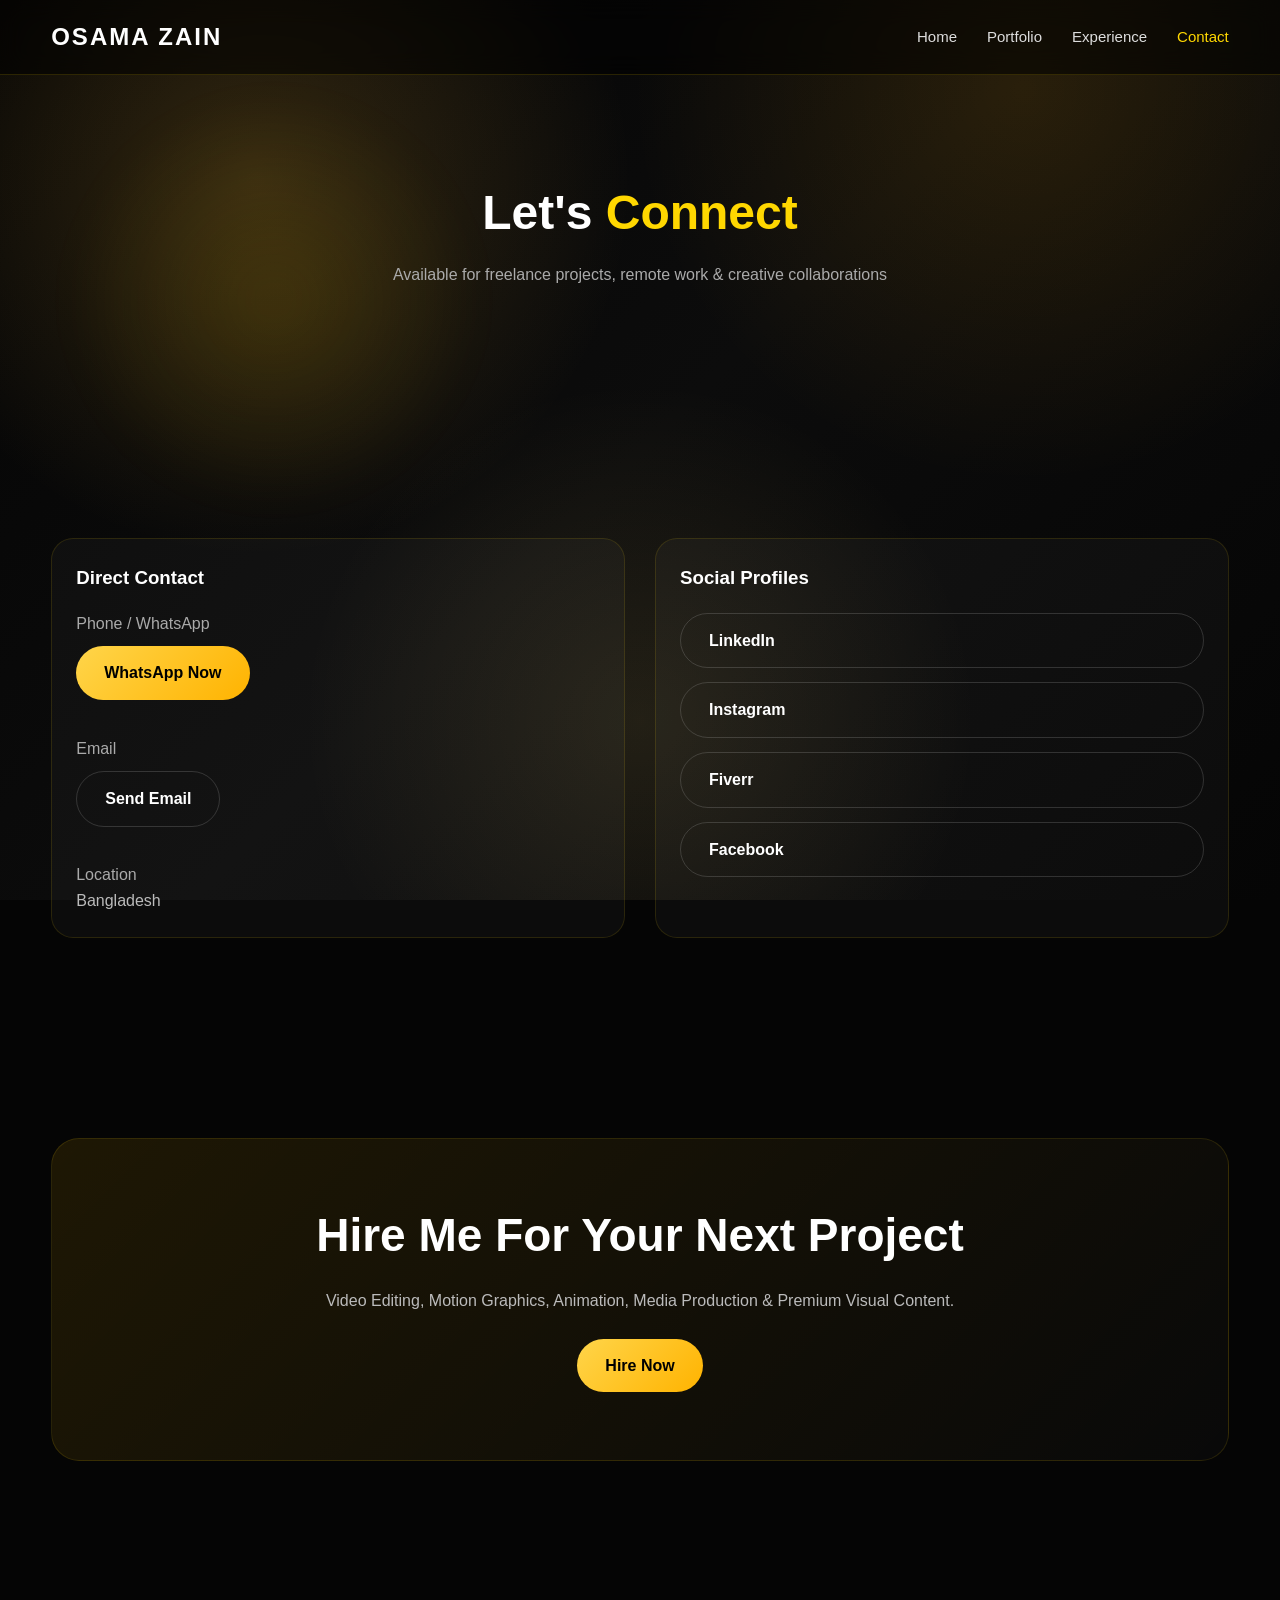
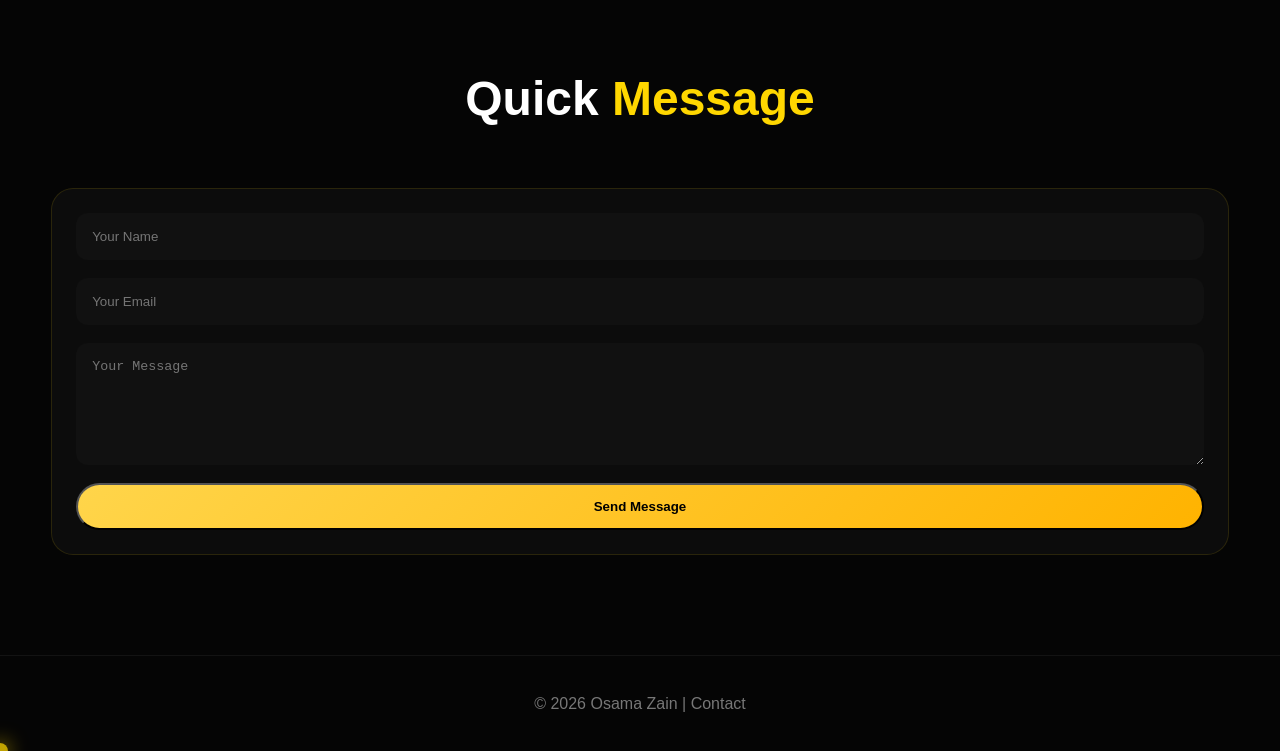
<file: contact.html>
<!DOCTYPE html>
<html lang="en">
<head>
<meta charset="UTF-8">
<meta name="viewport" content="width=device-width, initial-scale=1.0">
<title>Contact | Osama Zain</title>
<meta name="description" content="Contact Osama Zain for freelance work and collaborations">
<link rel="stylesheet" href="style.css">
</head>
<body>

<div id="particles"></div>

<header class="navbar">
<div class="container nav-wrap">

<a href="index.html" class="logo">OSAMA ZAIN</a>

<nav>
<ul class="menu">
<li><a href="index.html">Home</a></li>
<li><a href="portfolio.html">Portfolio</a></li>
<li><a href="experience.html">Experience</a></li>
<li><a href="contact.html" class="active">Contact</a></li>
</ul>
</nav>

</div>
</header>

<!-- HERO -->
<section class="section">
<div class="container">

<div class="title-wrap">
<h2>Let's <span>Connect</span></h2>
<p>Available for freelance projects, remote work & creative collaborations</p>
</div>

</div>
</section>

<!-- CONTACT GRID -->
<section class="section">
<div class="container">

<div class="grid-2">

<!-- LEFT -->
<div class="card">
<div class="card-info">

<h3>Direct Contact</h3>
<p style="margin-top:18px;">Phone / WhatsApp</p>
<a href="https://wa.me/8801620468661" target="_blank" class="btn gold" style="margin-top:10px;">WhatsApp Now</a>

<p style="margin-top:28px;">Email</p>
<a href="mailto:zainofficialbd@gmail.com" class="btn dark" style="margin-top:10px;">Send Email</a>

<p style="margin-top:28px;">Location</p>
<p style="color:#bbb;">Bangladesh</p>

</div>
</div>

<!-- RIGHT -->
<div class="card">
<div class="card-info">

<h3>Social Profiles</h3>

<div style="margin-top:20px; display:grid; gap:14px;">

<a href="https://www.linkedin.com/in/osama-zain-7a1397182/" target="_blank" class="btn dark">LinkedIn</a>

<a href="https://www.instagram.com/osamazain4/" target="_blank" class="btn dark">Instagram</a>

<a href="https://www.fiverr.com/osamazain" target="_blank" class="btn dark">Fiverr</a>

<a href="https://facebook.com" target="_blank" class="btn dark">Facebook</a>

</div>

</div>
</div>

</div>

</div>
</section>

<!-- HIRE ME -->
<section class="section">
<div class="container">

<div class="cta-box">

<h2>Hire Me For Your Next Project</h2>

<p>
Video Editing, Motion Graphics, Animation, Media Production & Premium Visual Content.
</p>

<a href="mailto:zainofficialbd@gmail.com" class="btn gold">Hire Now</a>

</div>

</div>
</section>

<!-- SIMPLE FORM -->
<section class="section">
<div class="container">

<div class="title-wrap">
<h2>Quick <span>Message</span></h2>
</div>

<div class="card">
<div class="card-info">

<form action="#" method="post">

<div style="display:grid; gap:18px;">

<input type="text" placeholder="Your Name"
style="padding:16px;border:none;border-radius:12px;background:#111;color:#fff;">

<input type="email" placeholder="Your Email"
style="padding:16px;border:none;border-radius:12px;background:#111;color:#fff;">

<textarea rows="6" placeholder="Your Message"
style="padding:16px;border:none;border-radius:12px;background:#111;color:#fff;"></textarea>

<button type="submit" class="btn gold">
Send Message
</button>

</div>

</form>

</div>
</div>

</div>
</section>

<!-- FOOTER -->
<footer>
© 2026 Osama Zain | Contact
</footer>

<script src="script.js"></script>
</body>
</html>
</file>
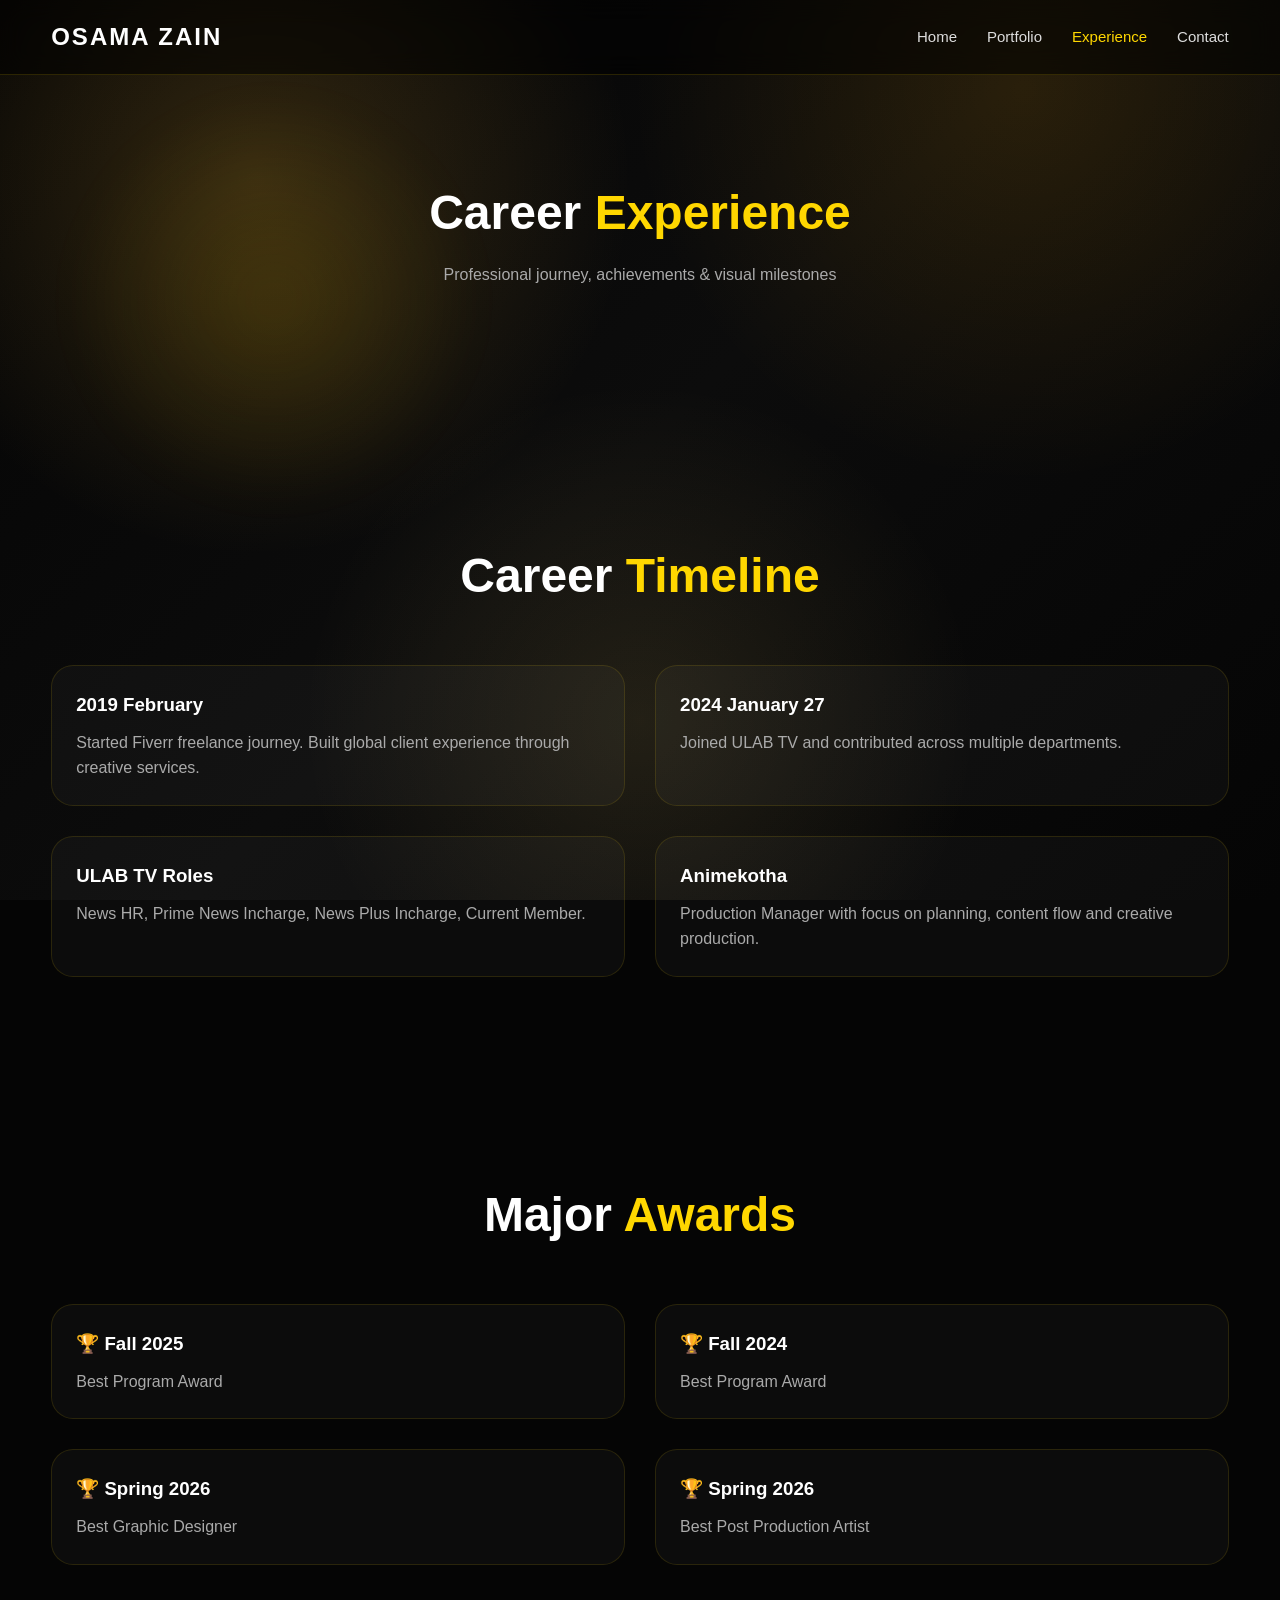
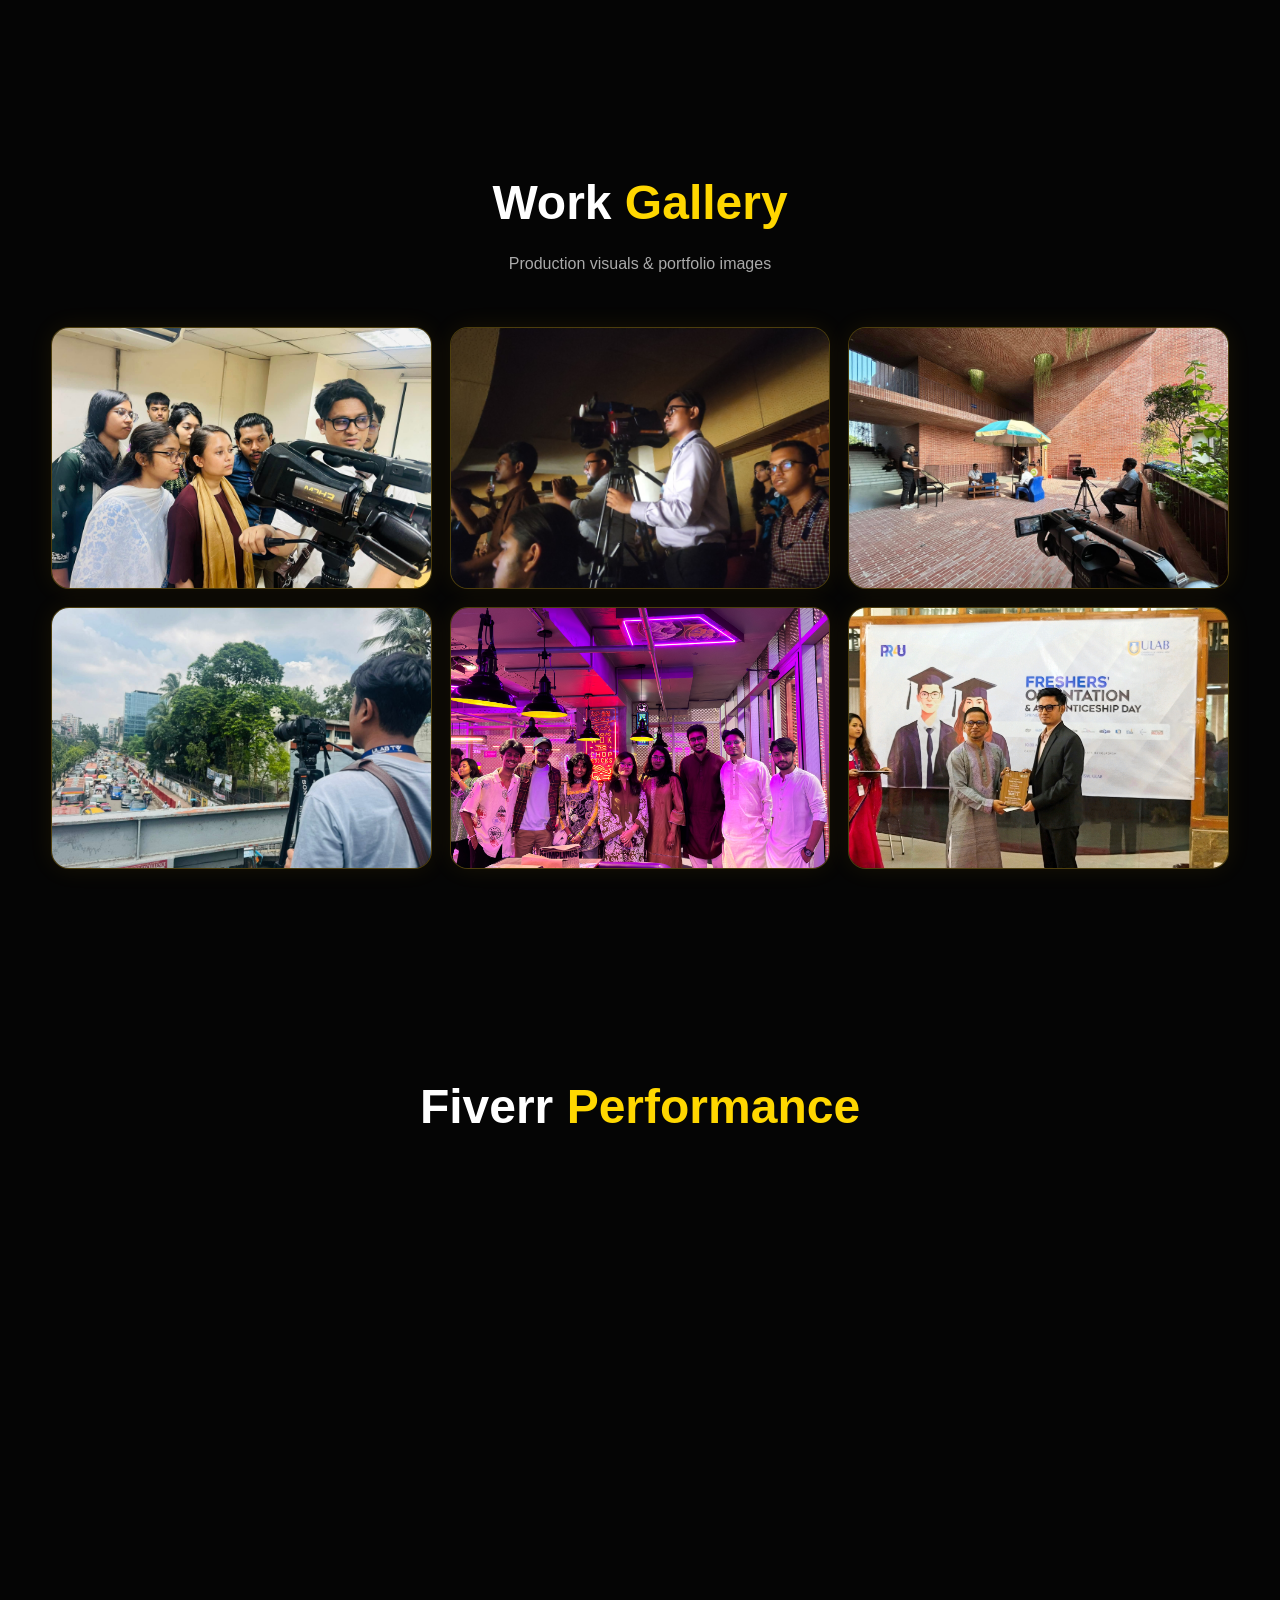
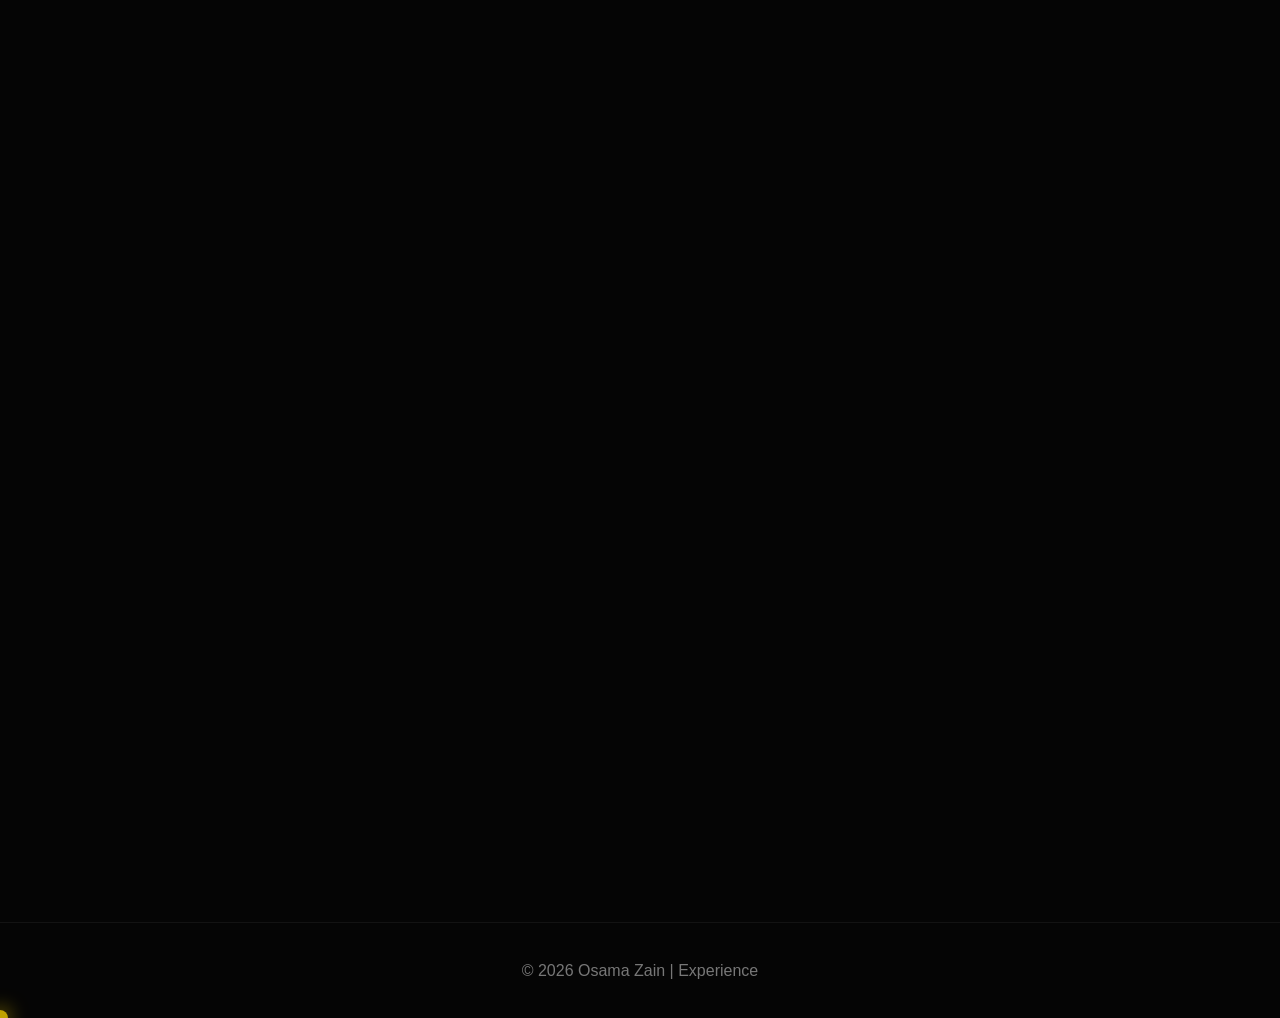
<file: experience.html>
<!DOCTYPE html>
<html lang="en">
<head>
<meta charset="UTF-8">
<meta name="viewport" content="width=device-width, initial-scale=1.0">
<title>Experience | Osama Zain</title>
<meta name="description" content="Career experience and achievements of Osama Zain">
<link rel="stylesheet" href="style.css">
</head>
<body>

<div id="particles"></div>

<header class="navbar">
<div class="container nav-wrap">

<a href="index.html" class="logo">OSAMA ZAIN</a>

<nav>
<ul class="menu">
<li><a href="index.html">Home</a></li>
<li><a href="portfolio.html">Portfolio</a></li>
<li><a href="experience.html" class="active">Experience</a></li>
<li><a href="contact.html">Contact</a></li>
</ul>
</nav>

</div>
</header>

<!-- HERO -->
<section class="section">
<div class="container">

<div class="title-wrap">
<h2>Career <span>Experience</span></h2>
<p>Professional journey, achievements & visual milestones</p>
</div>

</div>
</section>

<!-- TIMELINE -->
<section class="section">
<div class="container">

<div class="title-wrap">
<h2>Career <span>Timeline</span></h2>
</div>

<div class="grid-2">

<div class="card">
<div class="card-info">
<h3>2019 February</h3>
<p>Started Fiverr freelance journey. Built global client experience through creative services.</p>
</div>
</div>

<div class="card">
<div class="card-info">
<h3>2024 January 27</h3>
<p>Joined ULAB TV and contributed across multiple departments.</p>
</div>
</div>

<div class="card">
<div class="card-info">
<h3>ULAB TV Roles</h3>
<p>News HR, Prime News Incharge, News Plus Incharge, Current Member.</p>
</div>
</div>

<div class="card">
<div class="card-info">
<h3>Animekotha</h3>
<p>Production Manager with focus on planning, content flow and creative production.</p>
</div>
</div>

</div>

</div>
</section>

<!-- AWARDS -->
<section class="section">
<div class="container">

<div class="title-wrap">
<h2>Major <span>Awards</span></h2>
</div>

<div class="grid-2">

<div class="card">
<div class="card-info">
<h3>🏆 Fall 2025</h3>
<p>Best Program Award</p>
</div>
</div>

<div class="card">
<div class="card-info">
<h3>🏆 Fall 2024</h3>
<p>Best Program Award</p>
</div>
</div>

<div class="card">
<div class="card-info">
<h3>🏆 Spring 2026</h3>
<p>Best Graphic Designer</p>
</div>
</div>

<div class="card">
<div class="card-info">
<h3>🏆 Spring 2026</h3>
<p>Best Post Production Artist</p>
</div>
</div>

</div>

</div>
</section>

<!-- WORK GALLERY -->
<section class="section">
<div class="container">

<div class="title-wrap">
<h2>Work <span>Gallery</span></h2>
<p>Production visuals & portfolio images</p>
</div>

<div class="work-gallery">

<div class="work-item">
<img src="images/work1.jpg" alt="work1">
</div>

<div class="work-item">
<img src="images/work2.jpg" alt="work2">
</div>

<div class="work-item">
<img src="images/work3.jpg" alt="work3">
</div>

<div class="work-item">
<img src="images/work4.jpg" alt="work4">
</div>

<div class="work-item">
<img src="images/work5.jpg" alt="work5">
</div>

<div class="work-item">
<img src="images/work6.jpg" alt="work6">
</div>

</div>

</div>
</section>

<!-- FIVERR -->
<section class="section">
<div class="container">

<div class="title-wrap">
<h2>Fiverr <span>Performance</span></h2>
</div>

<div class="grid-3">

<div class="card">
<div class="card-info">
<h3>Since 2019</h3>
<p>Consistent freelance presence.</p>
</div>
</div>

<div class="card">
<div class="card-info">
<h3>12+ Orders</h3>
<p>Successfully completed client projects.</p>
</div>
</div>

<div class="card">
<div class="card-info">
<h3>3 Active Gigs</h3>
<p>Available for new work and custom orders.</p>
</div>
</div>

</div>

</div>
</section>

<!-- SKILLS -->
<section class="section">
<div class="container">

<div class="title-wrap">
<h2>Core <span>Strengths</span></h2>
</div>

<div class="grid-2">

<div class="card"><div class="card-info"><h3>Video Editing</h3><p>Story-driven edits with clean pacing.</p></div></div>
<div class="card"><div class="card-info"><h3>Motion Graphics</h3><p>Modern animated visual communication.</p></div></div>
<div class="card"><div class="card-info"><h3>Animation</h3><p>Concept to motion execution.</p></div></div>
<div class="card"><div class="card-info"><h3>Production Management</h3><p>Organized team workflow & delivery.</p></div></div>

</div>

</div>
</section>

<!-- CTA -->
<section class="section">
<div class="container">

<div class="cta-box">
<h2>Ready for New Opportunities</h2>
<p>Available for remote work, freelance projects & collaborations.</p>
<a href="contact.html" class="btn gold">Contact Me</a>
</div>

</div>
</section>

<footer>
© 2026 Osama Zain | Experience
</footer>

<script src="script.js"></script>
</body>
</html>
</file>
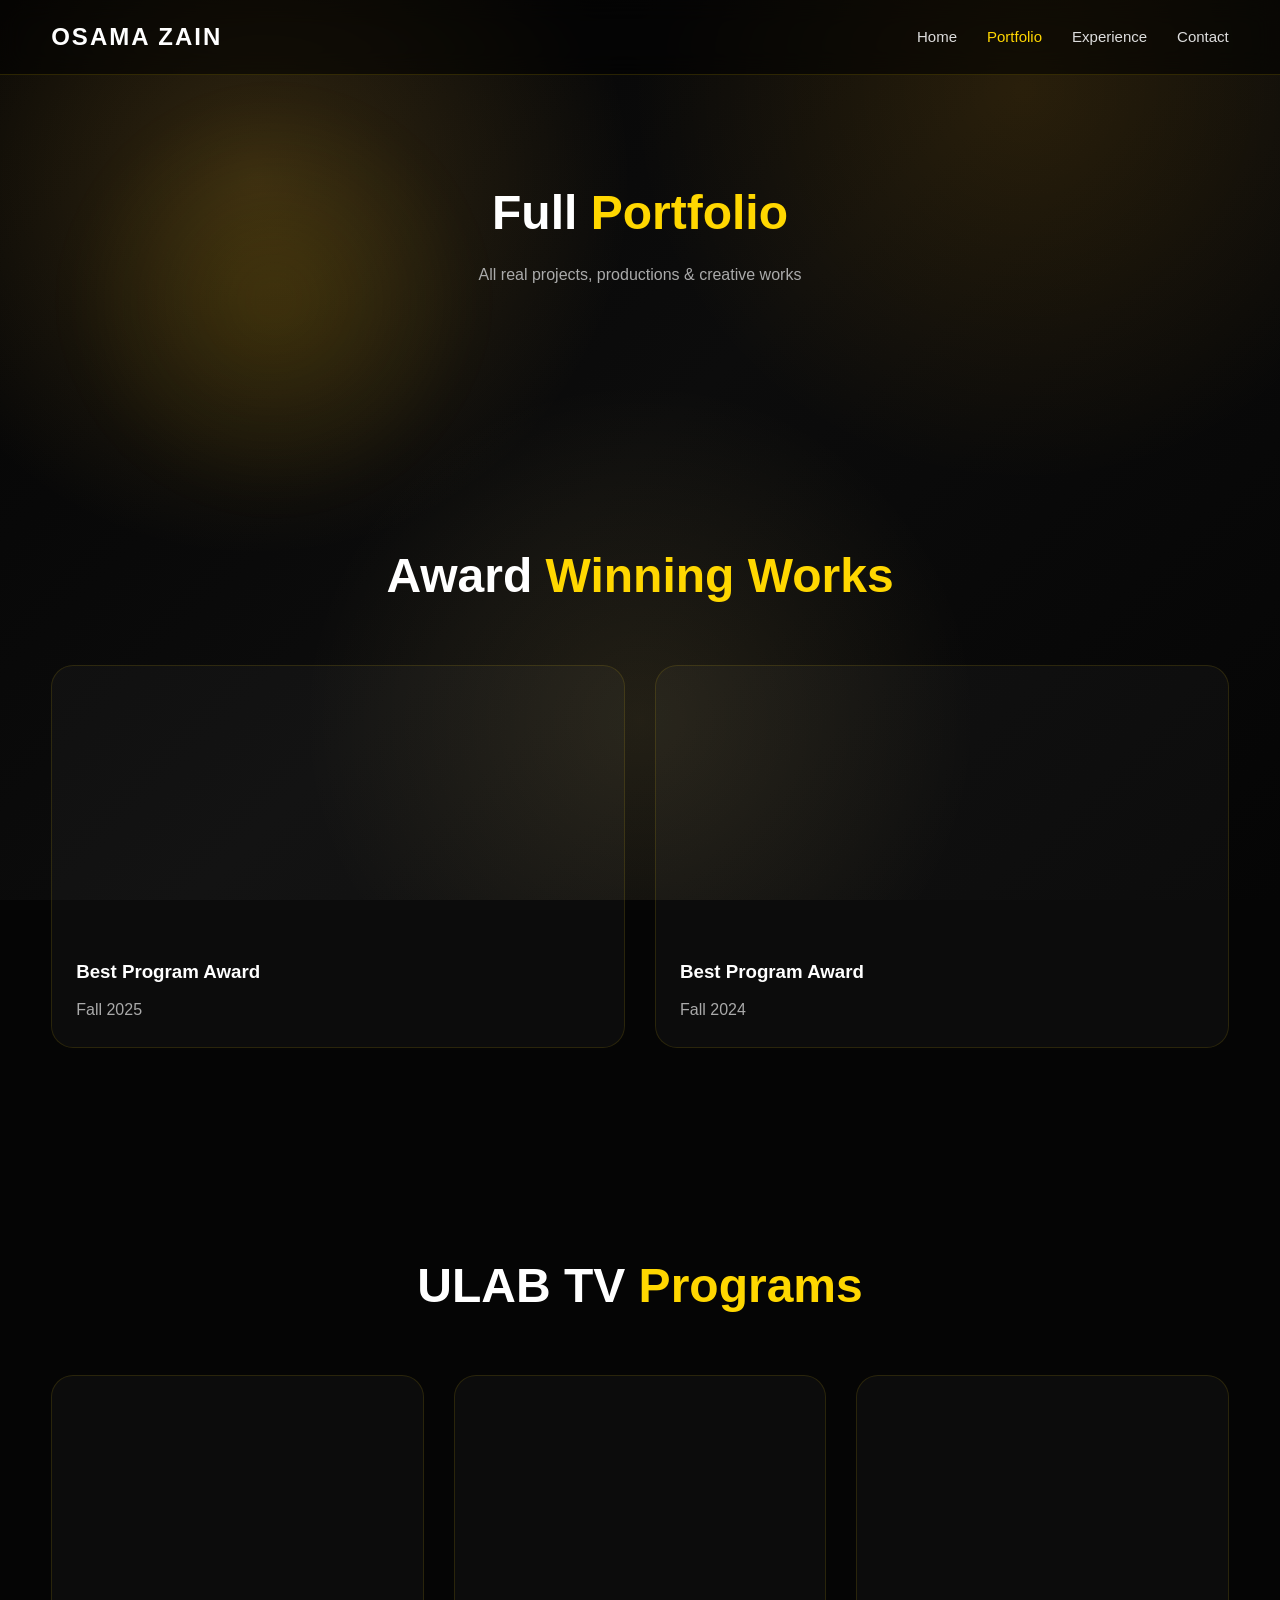
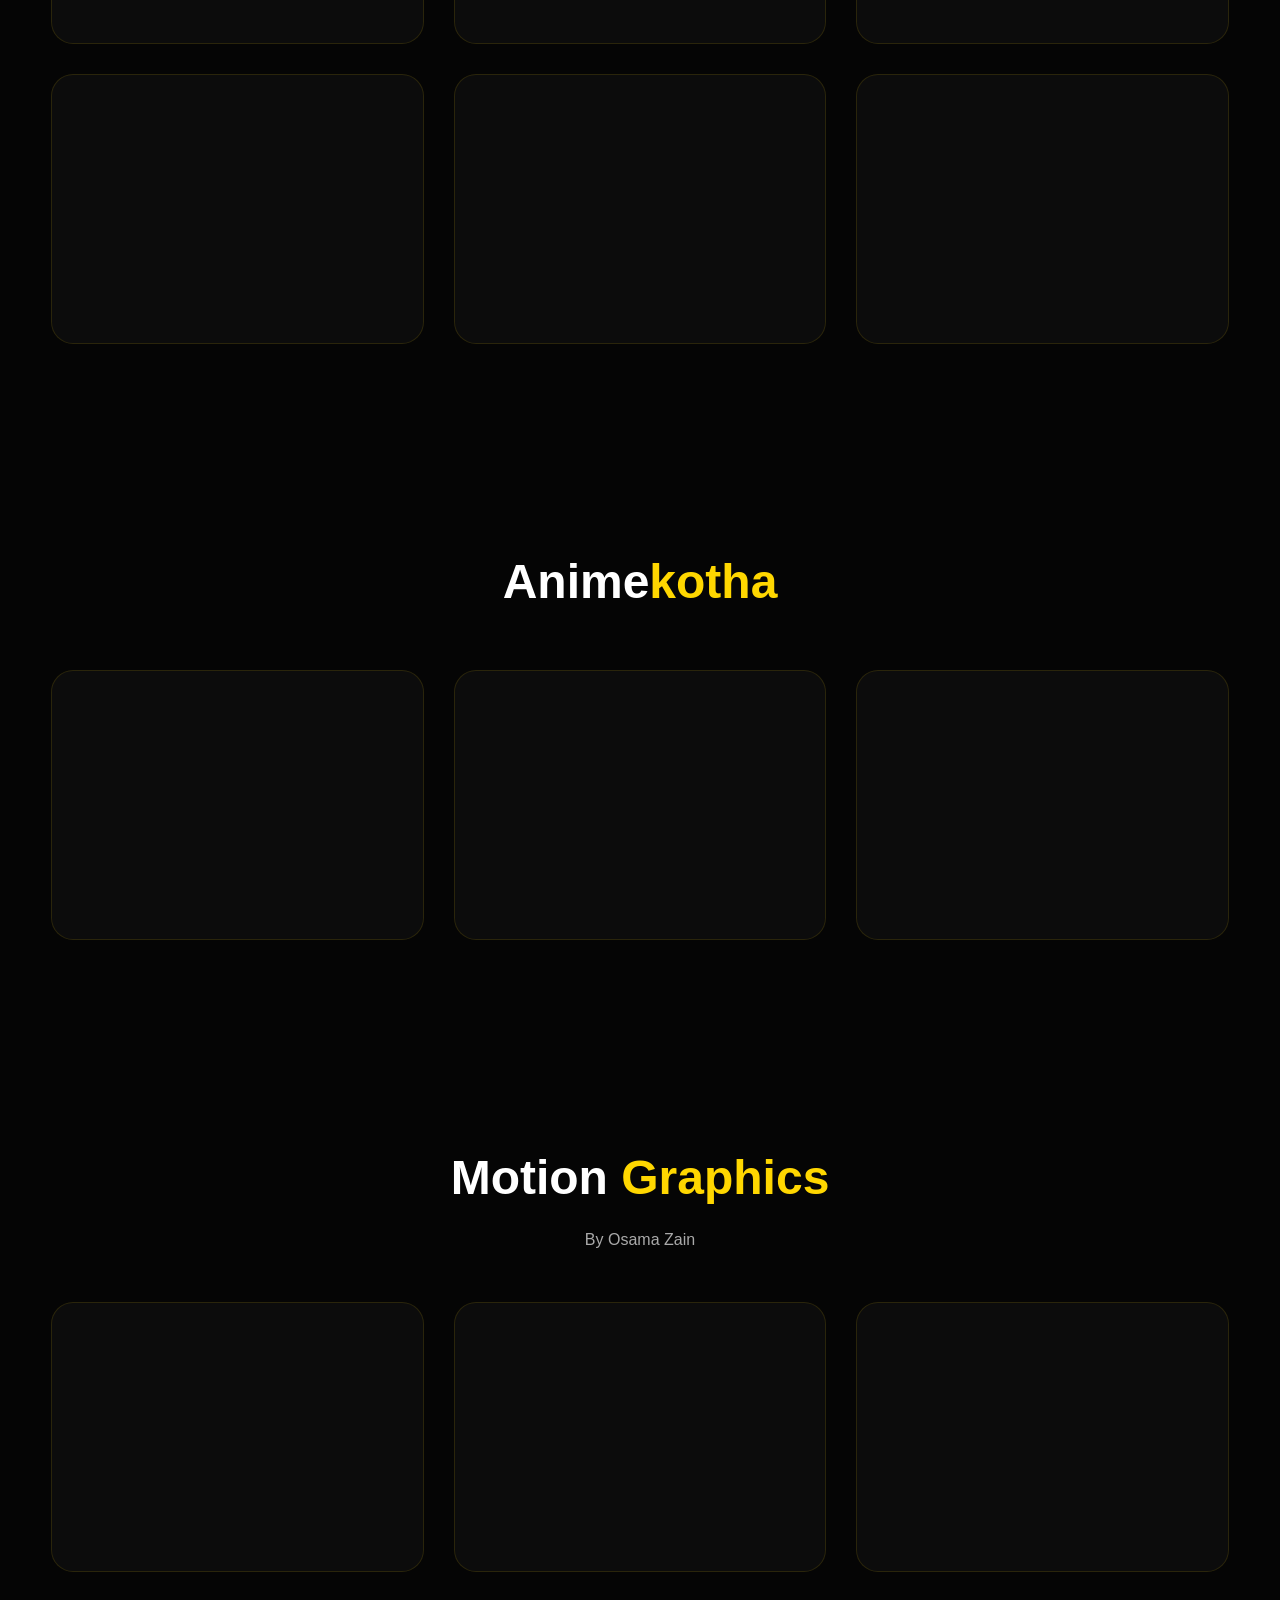
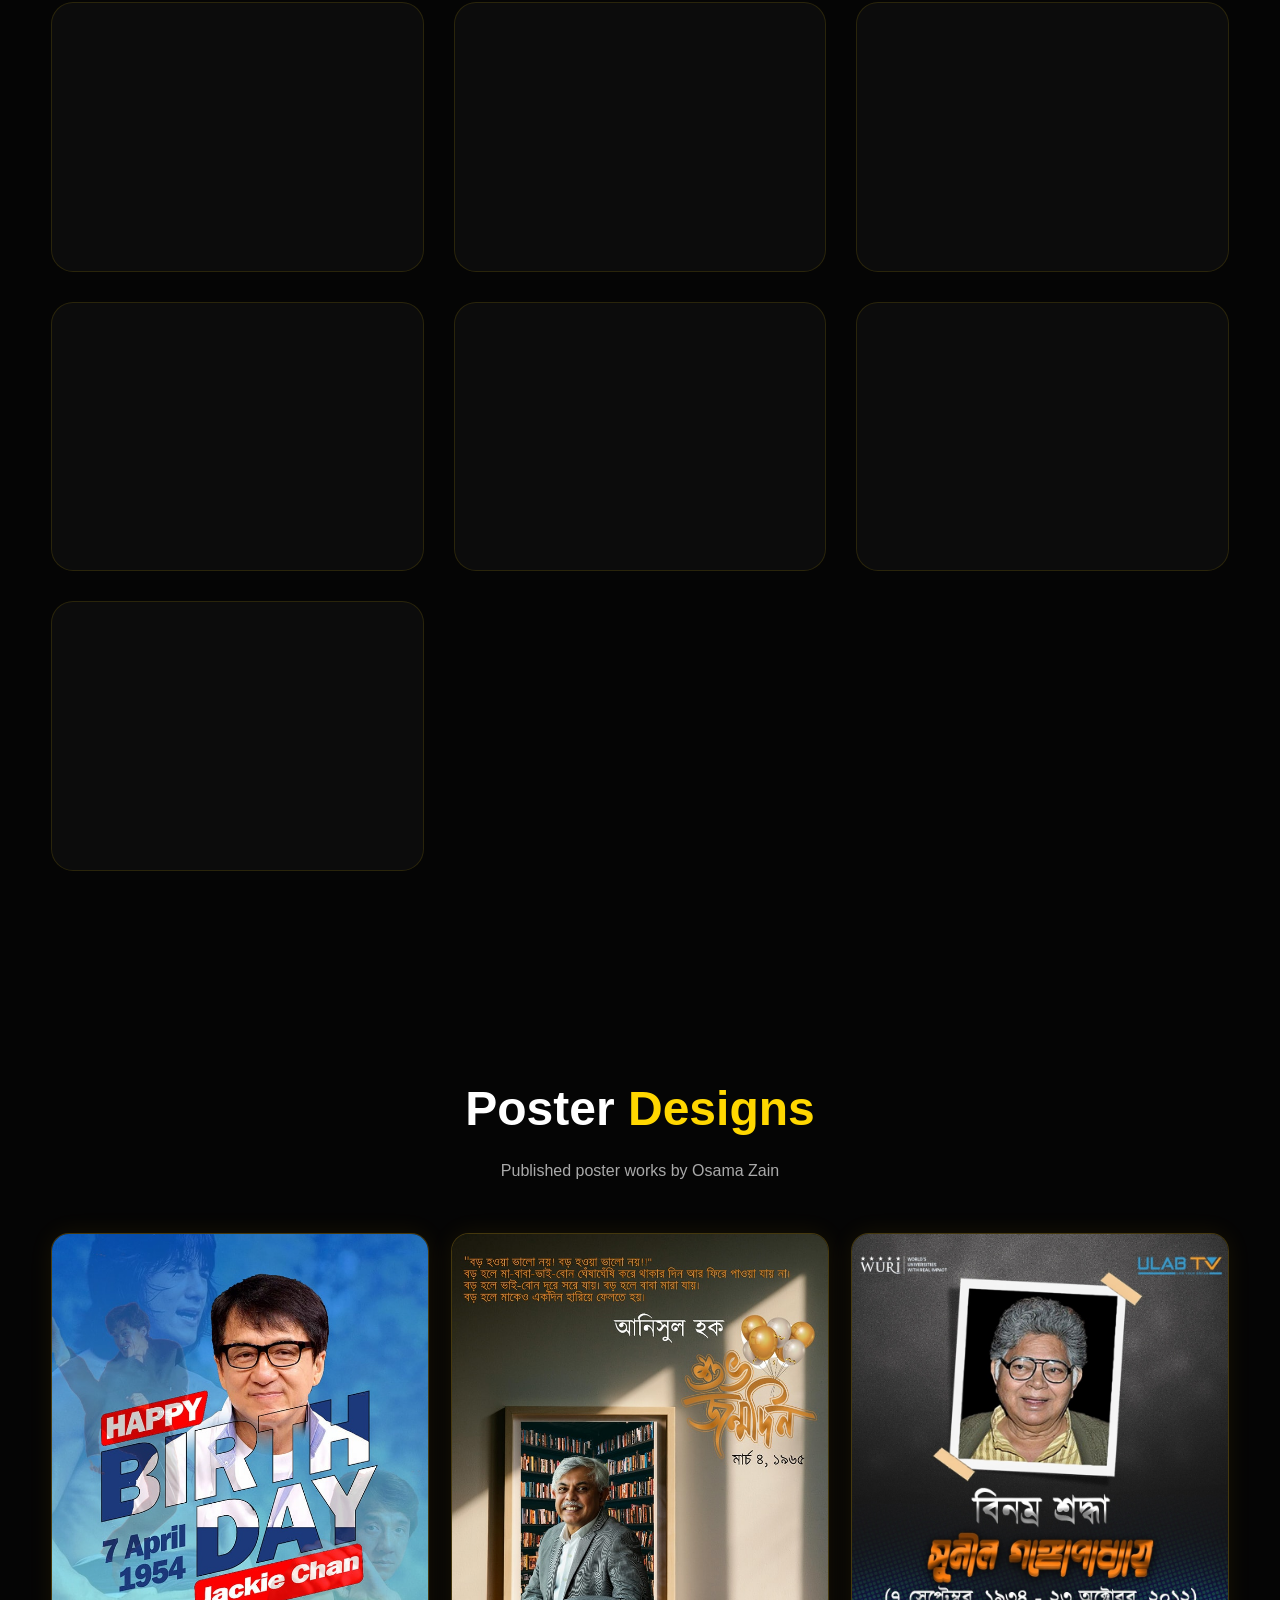
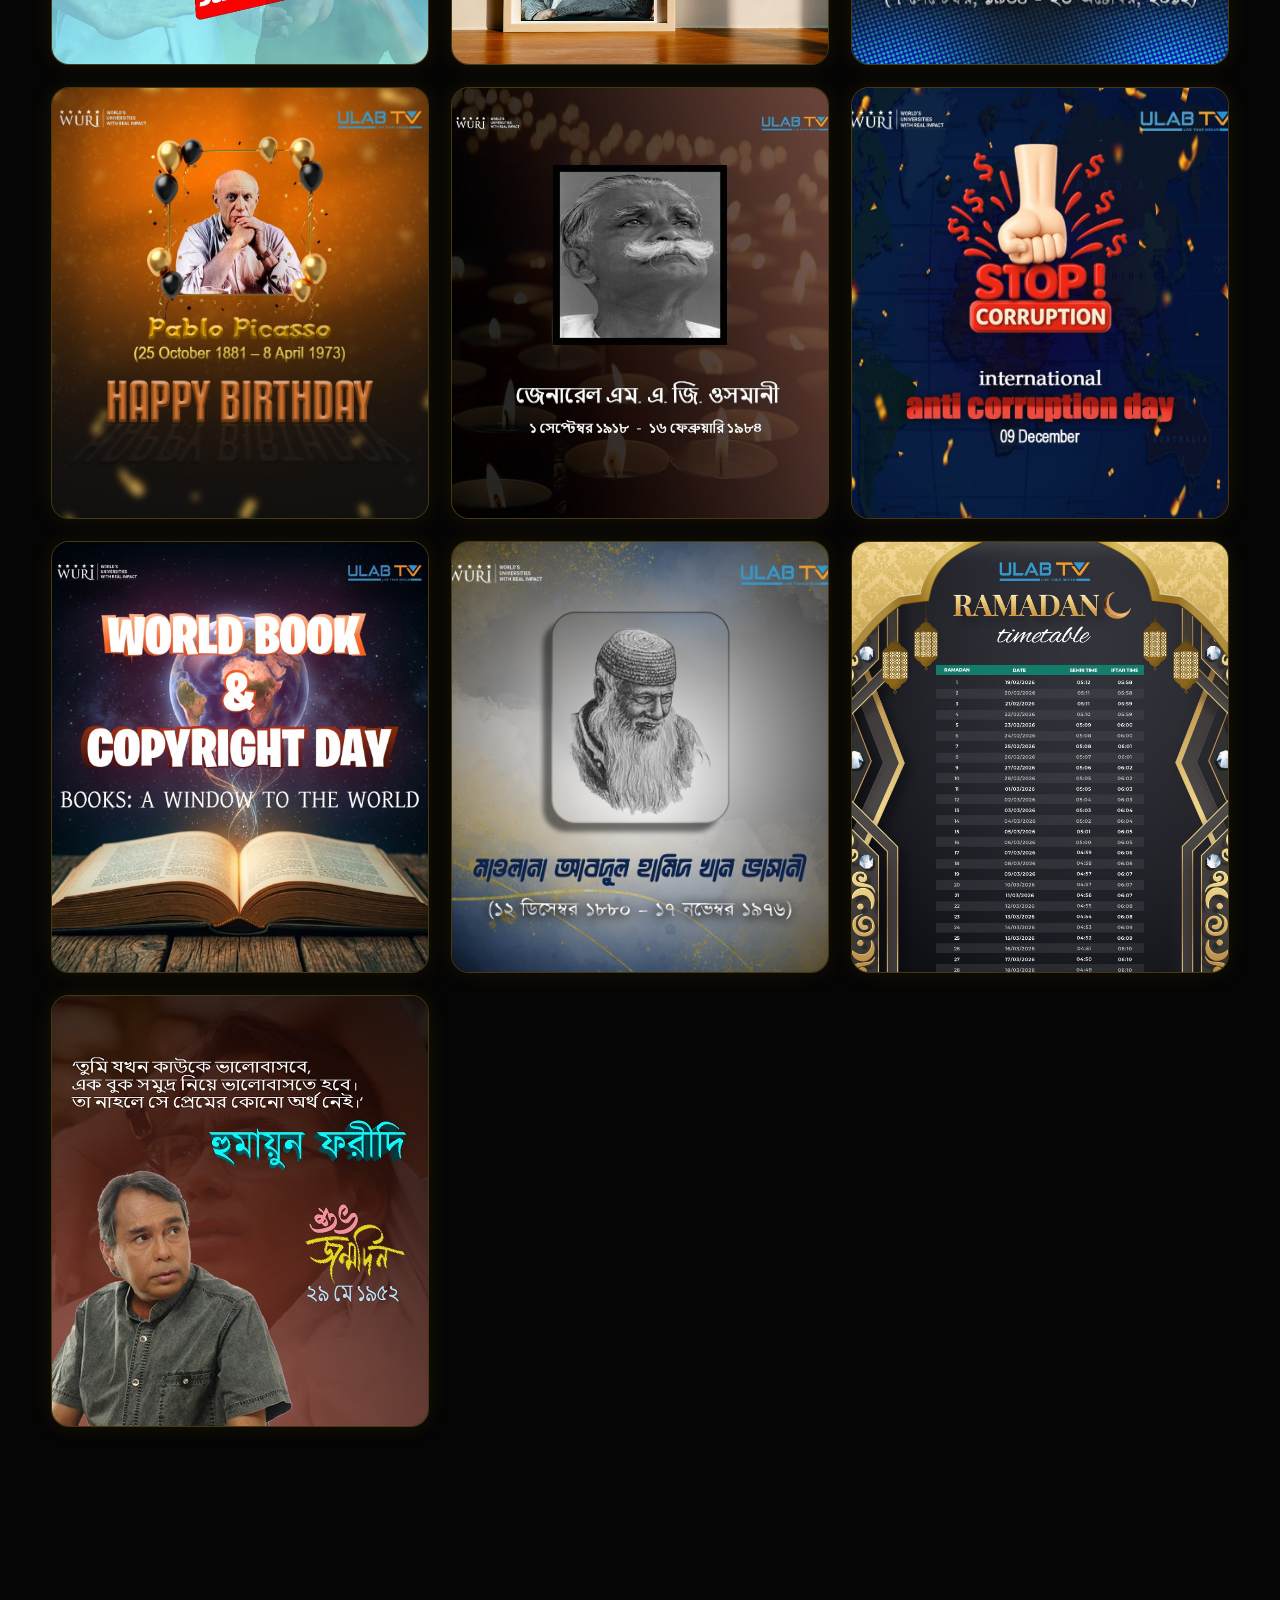
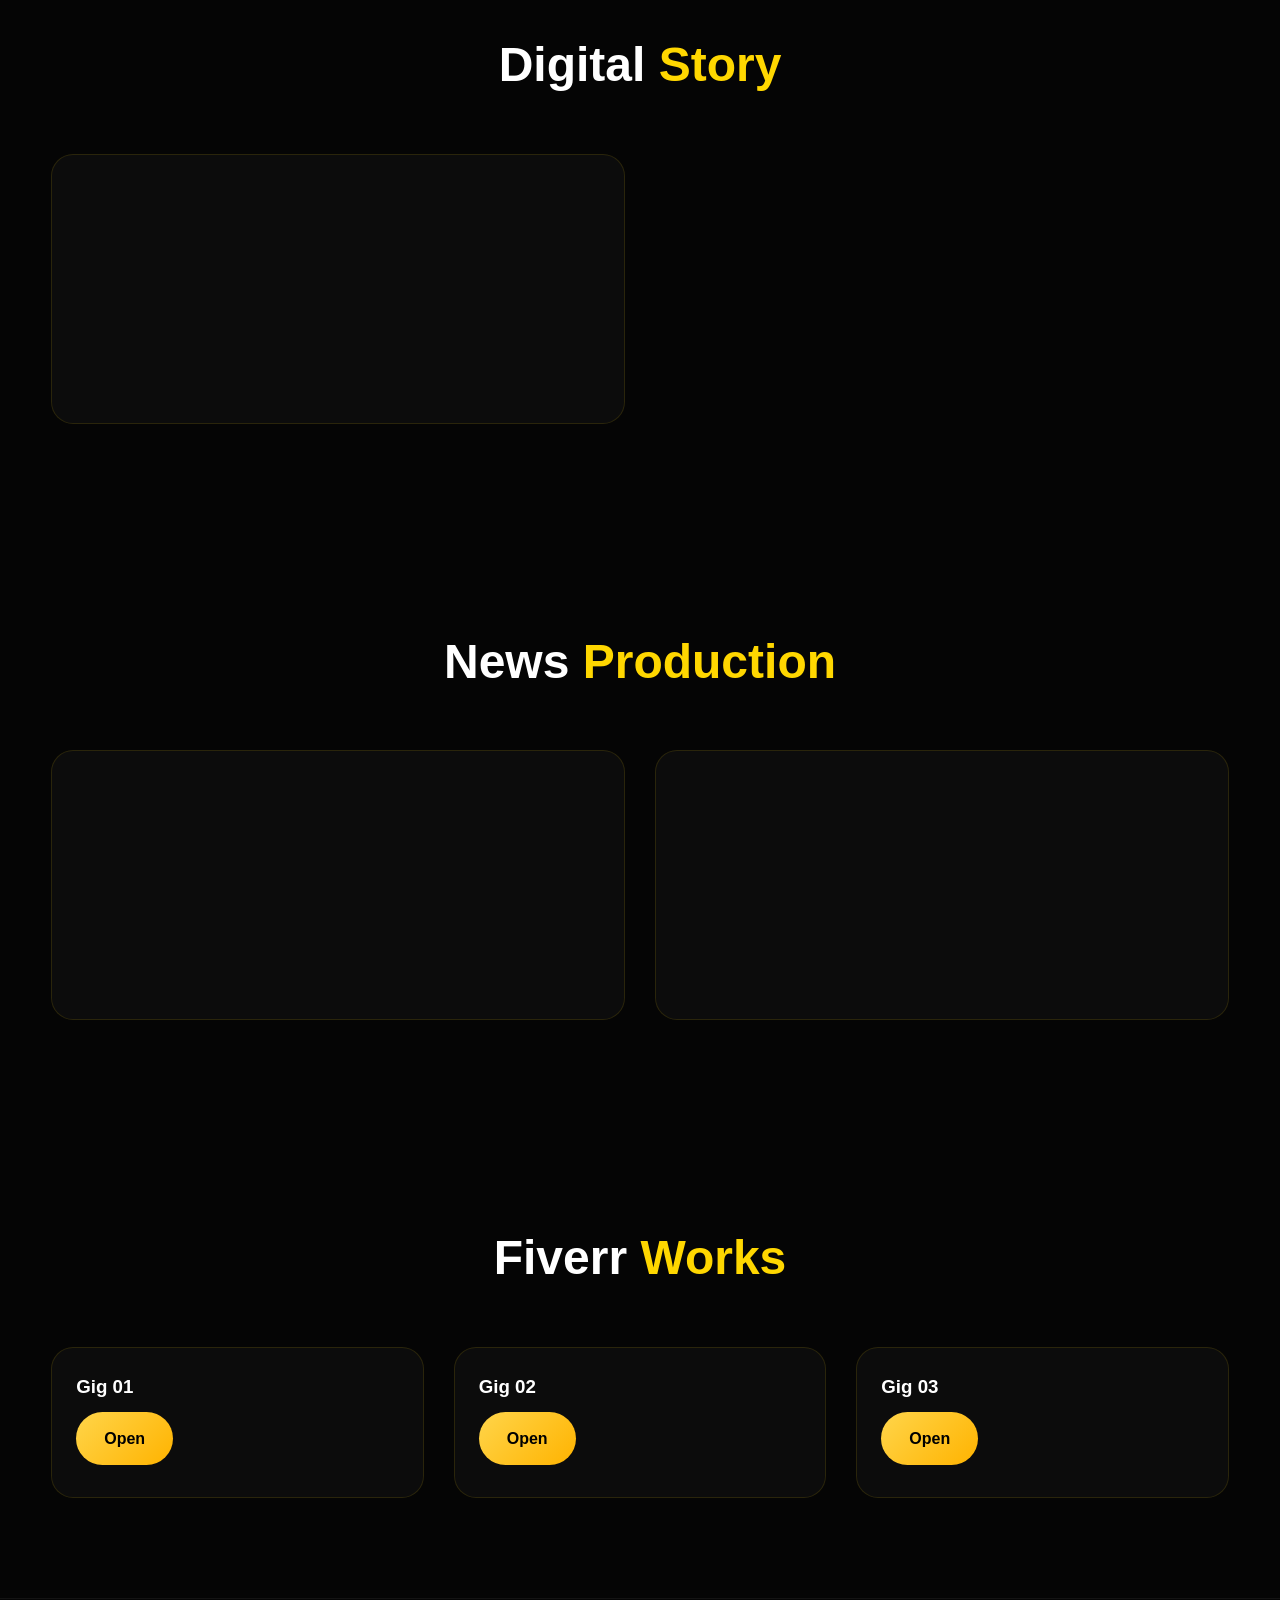
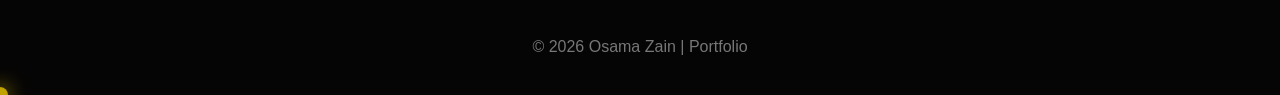
<file: portfolio.html>
<!DOCTYPE html>
<html lang="en">
<head>
<meta charset="UTF-8">
<meta name="viewport" content="width=device-width, initial-scale=1.0">
<title>Portfolio | Osama Zain</title>
<meta name="description" content="Full portfolio works of Osama Zain">
<link rel="stylesheet" href="style.css">
</head>
<body>

<div id="particles"></div>

<header class="navbar">
<div class="container nav-wrap">

<a href="index.html" class="logo">OSAMA ZAIN</a>

<nav>
<ul class="menu">
<li><a href="index.html">Home</a></li>
<li><a href="portfolio.html" class="active">Portfolio</a></li>
<li><a href="experience.html">Experience</a></li>
<li><a href="contact.html">Contact</a></li>
</ul>
</nav>

</div>
</header>

<!-- HERO -->
<section class="section">
<div class="container">

<div class="title-wrap">
<h2>Full <span>Portfolio</span></h2>
<p>All real projects, productions & creative works</p>
</div>

</div>
</section>

<!-- FEATURED -->
<section class="section">
<div class="container">

<div class="title-wrap">
<h2>Award <span>Winning Works</span></h2>
</div>

<div class="grid-2">

<div class="card">
<div class="video-box">
<iframe src="https://www.youtube.com/embed/wW-35f6F9Ao"></iframe>
</div>
<div class="card-info">
<h3>Best Program Award</h3>
<p>Fall 2025</p>
</div>
</div>

<div class="card">
<div class="video-box">
<iframe src="https://www.youtube.com/embed/m5gN3ZcH_tM"></iframe>
</div>
<div class="card-info">
<h3>Best Program Award</h3>
<p>Fall 2024</p>
</div>
</div>

</div>

</div>
</section>

<!-- ULAB TV -->
<section class="section">
<div class="container">

<div class="title-wrap">
<h2>ULAB TV <span>Programs</span></h2>
</div>

<div class="grid-3">

<div class="card"><div class="video-box"><iframe src="https://www.youtube.com/embed/wW-35f6F9Ao"></iframe></div></div>
<div class="card"><div class="video-box"><iframe src="https://www.youtube.com/embed/m5gN3ZcH_tM"></iframe></div></div>
<div class="card"><div class="video-box"><iframe src="https://www.facebook.com/plugins/video.php?href=https://www.facebook.com/reel/451865491315484/"></iframe></div></div>
<div class="card"><div class="video-box"><iframe src="https://www.facebook.com/plugins/video.php?href=https://www.facebook.com/UlabTv/videos/979285443527375/"></iframe></div></div>
<div class="card"><div class="video-box"><iframe src="https://www.facebook.com/plugins/video.php?href=https://www.facebook.com/reel/2295334750936694/"></iframe></div></div>
<div class="card"><div class="video-box"><iframe src="https://www.facebook.com/plugins/video.php?href=https://www.facebook.com/reel/477368608158989/"></iframe></div></div>

</div>

</div>
</section>

<!-- ANIMEKOTHA -->
<section class="section">
<div class="container">

<div class="title-wrap">
<h2>Anime<span>kotha</span></h2>
</div>

<div class="grid-3">

<div class="card"><div class="video-box"><iframe src="https://www.facebook.com/plugins/video.php?href=https://www.facebook.com/reel/1810738146221426/"></iframe></div></div>
<div class="card"><div class="video-box"><iframe src="https://www.facebook.com/plugins/video.php?href=https://www.facebook.com/reel/951213687491994/"></iframe></div></div>
<div class="card"><div class="video-box"><iframe src="https://www.facebook.com/plugins/video.php?href=https://www.facebook.com/reel/2322066501633972/"></iframe></div></div>

</div>

</div>
</section>
<!-- MOTION GRAPHICS -->
<section class="section">
<div class="container">

<div class="title-wrap">
<h2>Motion <span>Graphics</span></h2>
<p>By Osama Zain</p>
</div>

<div class="grid-3">

<div class="card"><div class="video-box"><iframe src="https://www.facebook.com/plugins/video.php?href=https://www.facebook.com/reel/1309594364288511/"></iframe></div></div>
<div class="card"><div class="video-box"><iframe src="https://www.facebook.com/plugins/video.php?href=https://www.facebook.com/reel/1582739459511303/"></iframe></div></div>
<div class="card"><div class="video-box"><iframe src="https://www.facebook.com/plugins/video.php?href=https://www.facebook.com/UlabTv/videos/1274431857102975/"></iframe></div></div>
<div class="card"><div class="video-box"><iframe src="https://www.facebook.com/plugins/video.php?href=https://www.facebook.com/UlabTv/videos/621656763779701/"></iframe></div></div>
<div class="card"><div class="video-box"><iframe src="https://www.facebook.com/plugins/video.php?href=https://www.facebook.com/UlabTv/videos/1153348483099818/"></iframe></div></div>
<div class="card"><div class="video-box"><iframe src="https://www.facebook.com/plugins/video.php?href=https://www.facebook.com/reel/852090050594204/"></iframe></div></div>
<div class="card"><div class="video-box"><iframe src="https://www.facebook.com/plugins/video.php?href=https://www.facebook.com/reel/862464553043870/"></iframe></div></div>
<div class="card"><div class="video-box"><iframe src="https://www.facebook.com/plugins/video.php?href=https://www.facebook.com/UlabTv/videos/1232824555215768/"></iframe></div></div>
<div class="card"><div class="video-box"><iframe src="https://www.facebook.com/plugins/video.php?href=https://www.facebook.com/reel/1367815081372928/"></iframe></div></div>
<div class="card"><div class="video-box"><iframe src="https://www.facebook.com/plugins/video.php?href=https://www.facebook.com/reel/9003612816343122/"></iframe></div></div>

</div>

</div>
</section>


<!-- POSTER DESIGNS -->
<section class="section">
<div class="container">

<div class="title-wrap">
<h2>Poster <span>Designs</span></h2>
<p>Published poster works by Osama Zain</p>
</div>

<div class="poster-grid">

<a href="https://www.facebook.com/UlabTv/posts/pfbid02MN6gT4vjKHxcTR2m6caA1tdWjjM7TWMSYkP6cYmXznbs6WEPcaWzT9NMcytYCjuJl?rdid=q3NWJH7ncjNr08Ol#" target="_blank" class="poster-item">
<img src="images/Poster1.jpg" alt="Poster 1">
</a>

<a href="https://www.facebook.com/UlabTv/posts/pfbid0qf6CWLqLbGX37JetQ56p5iaAg4intGs5worXFVExMg9aCjfEb8hJ3fkoJhhf2uWVl?rdid=ylLvKO6Q9OV4kz5E#" target="_blank" class="poster-item">
<img src="images/Poster2.jpg" alt="Poster 2">
</a>

<a href="https://www.facebook.com/UlabTv/posts/pfbid02o25yARC2MWamA5VvqnhZQEY5vVxr54NHBpasNrNVEhLUkYm3Ra5PDGvTszriZ4W5l?rdid=iLp6nVrM1iP5SuBX#" target="_blank" class="poster-item">
<img src="images/Poster3.jpg" alt="Poster 3">
</a>

<a href="https://www.facebook.com/UlabTv/posts/pfbid02Ym3CcrDsei4NWQ1gmupxFviRDBy6LDKtNRAPftQzvQCbEFrcZ7q83DzKhhoKRTXel?rdid=7fqRdgjW6qbFif4S#" target="_blank" class="poster-item">
<img src="images/Poster4.jpg" alt="Poster 4">
</a>

<a href="https://www.facebook.com/UlabTv/posts/pfbid032x8cXxUVMsYFkHDQapukMLvMf8tyLiHJkLBBsZqsGJo8gahgPXkM1XneAzuc81Vsl?rdid=GrtfB6N8Q3rk4qMp#" target="_blank" class="poster-item">
<img src="images/Poster5.jpg" alt="Poster 5">
</a>

<a href="https://www.facebook.com/UlabTv/posts/pfbid0BbQeYeWMSMH7DCZ9B65xQAoxSmVGS3bdq4j99u6Hp8udEwEMVCHykavQgkhTUPPdl?rdid=KwAlcpN7znC7eRu2#" target="_blank" class="poster-item">
<img src="images/Poster6.jpg" alt="Poster 6">
</a>

<a href="https://www.facebook.com/UlabTv/posts/pfbid0TEQ4joadYiLTaTMAuBXnMuEtuK4JdvGovo6u9x74DJkYG5MdftkmGVdDGu528Ms1l?rdid=KH1hSSeNjAwtHXJd#" target="_blank" class="poster-item">
<img src="images/Poster7.jpg" alt="Poster 7">
</a>

<a href="https://www.facebook.com/UlabTv/posts/pfbid06WegMeUdmfQFBuZrwR59cNpS4aM5JfHHFC8YCoqKiJZXWg6eQwq8UZC7qPF9FBw8l?rdid=ObTrWG8y19dRBezs#" target="_blank" class="poster-item">
<img src="images/Poster8.jpg" alt="Poster 8">
</a>

<a href="https://www.facebook.com/UlabTv/posts/pfbid0ga3SXW867pxTTjAnJzb2prZGe7yUAy7jLcpcdehuidMXwSr4mWzrw37wavkV6w6Dl?rdid=RpXTEcEKv6tElWz9#" target="_blank" class="poster-item">
<img src="images/Poster9.jpg" alt="Poster 9">
</a>

<a href="https://www.facebook.com/UlabTv/posts/pfbid02vD3tiCmYsEKjbhr5YWd8gKPPkYkhJEX1dQ5e5w2f4RQt445BZaBm3J4BeXnPU2n4l?rdid=p6hcbRoiB8pTZ2Pb#" target="_blank" class="poster-item">
<img src="images/Poster10.jpg" alt="Poster 10">
</a>

</div>

</div>
</section>
<!-- DIGITAL STORY -->
<section class="section">
<div class="container">

<div class="title-wrap">
<h2>Digital <span>Story</span></h2>
</div>

<div class="grid-2">

<div class="card">
<div class="video-box">
<iframe 
src="https://www.youtube.com/embed/CCXp0XkctJk"
title="Digital Story by Osama Zain"
loading="lazy"
allow="accelerometer; autoplay; clipboard-write; encrypted-media; gyroscope; picture-in-picture; web-share"
allowfullscreen>
</iframe>
</div>
</div>

</div>

</div>
</section>

<!-- NEWS -->
<section class="section">
<div class="container">

<div class="title-wrap">
<h2>News <span>Production</span></h2>
</div>

<div class="grid-2">

<div class="card"><div class="video-box"><iframe src="https://www.youtube.com/embed/7dzOg4ic2Nw"></iframe></div></div>
<div class="card"><div class="video-box"><iframe src="https://www.youtube.com/embed/a0-wR1RdG64"></iframe></div></div>

</div>

</div>
</section>



<!-- FIVERR -->
<section class="section">
<div class="container">

<div class="title-wrap">
<h2>Fiverr <span>Works</span></h2>
</div>

<div class="grid-3">

<div class="card"><div class="card-info"><h3>Gig 01</h3><a href="https://www.fiverr.com/s/996wmNE" target="_blank" class="btn gold">Open</a></div></div>
<div class="card"><div class="card-info"><h3>Gig 02</h3><a href="https://www.fiverr.com/s/ljwYx7y" target="_blank" class="btn gold">Open</a></div></div>
<div class="card"><div class="card-info"><h3>Gig 03</h3><a href="https://www.fiverr.com/s/qDZR2xZ" target="_blank" class="btn gold">Open</a></div></div>

</div>

</div>
</section>

<footer>
© 2026 Osama Zain | Portfolio
</footer>

<script src="script.js"></script>
</body>
</html>
</file>
<file: style.css>
/* ===============================
   V15 ULTRA PREMIUM STYLE
================================= */

*{
  margin:0;
  padding:0;
  box-sizing:border-box;
}

html{
  scroll-behavior:smooth;
}

body{
  font-family:Arial, Helvetica, sans-serif;
  background:#050505;
  color:#fff;
  overflow-x:hidden;
  line-height:1.6;
}

/* CONTAINER */
.container{
  width:92%;
  max-width:1400px;
  margin:auto;
}

/* BACKGROUND */
#particles{
  position:fixed;
  inset:0;
  z-index:-2;
  background:
  radial-gradient(circle at 20% 20%, rgba(255,190,60,.18), transparent 30%),
  radial-gradient(circle at 80% 10%, rgba(255,170,0,.12), transparent 30%),
  radial-gradient(circle at 50% 80%, rgba(255,220,120,.10), transparent 35%),
  linear-gradient(135deg,#040404,#0c0c0c,#050505);
  animation:bgmove 12s ease-in-out infinite alternate;
}

@keyframes bgmove{
  0%{transform:scale(1) translateY(0);}
  100%{transform:scale(1.06) translateY(-10px);}
}

/* LOADER */
#loader{
  position:fixed;
  inset:0;
  background:#000;
  z-index:9999;
  display:flex;
  flex-direction:column;
  align-items:center;
  justify-content:center;
  gap:20px;
}

.loader-ring{
  width:70px;
  height:70px;
  border:3px solid rgba(255,255,255,.15);
  border-top:3px solid gold;
  border-radius:50%;
  animation:spin 1s linear infinite;
}

@keyframes spin{
  to{transform:rotate(360deg);}
}

#loader h2{
  color:gold;
  letter-spacing:4px;
}

/* NAVBAR */
.navbar{
  position:sticky;
  top:0;
  z-index:100;
  backdrop-filter:blur(12px);
  background:rgba(0,0,0,.55);
  border-bottom:1px solid rgba(255,215,0,.15);
}

.nav-wrap{
  display:flex;
  justify-content:space-between;
  align-items:center;
  padding:18px 0;
}

.logo{
  color:#fff;
  text-decoration:none;
  font-size:24px;
  font-weight:700;
  letter-spacing:2px;
}

.menu{
  display:flex;
  list-style:none;
  gap:30px;
}

.menu a{
  color:#ddd;
  text-decoration:none;
  transition:.3s;
  font-size:15px;
}

.menu a:hover,
.menu a.active{
  color:gold;
}

/* BUTTONS */
.btn{
  display:inline-block;
  padding:14px 28px;
  border-radius:50px;
  text-decoration:none;
  transition:.3s;
  font-weight:700;
}

.btn.gold{
  background:linear-gradient(135deg,#ffd54a,#ffb300);
  color:#000;
}

.btn.gold:hover{
  transform:translateY(-3px);
  box-shadow:0 10px 25px rgba(255,180,0,.25);
}

.btn.dark{
  border:1px solid rgba(255,255,255,.15);
  color:#fff;
}

.btn.dark:hover{
  background:#111;
}

/* HERO */
.hero{
  min-height:100vh;
  display:flex;
  align-items:center;
  padding:80px 0;
}

.hero-wrap{
  display:grid;
  grid-template-columns:1.1fr .9fr;
  gap:70px;
  align-items:center;
}

.tagline{
  display:inline-block;
  color:gold;
  margin-bottom:15px;
  letter-spacing:1px;
}

.hero h1{
  font-size:72px;
  line-height:1.05;
  margin-bottom:10px;
}

.hero h1 span{
  color:gold;
}

.hero h3{
  font-size:28px;
  color:#ddd;
  margin-bottom:18px;
}

.hero p{
  color:#bbb;
  max-width:620px;
  margin-bottom:30px;
}

.hero-buttons{
  display:flex;
  gap:15px;
  flex-wrap:wrap;
  margin-bottom:35px;
}

.stats{
  display:grid;
  grid-template-columns:repeat(3,1fr);
  gap:20px;
}

.stat-box{
  background:rgba(255,255,255,.03);
  border:1px solid rgba(255,215,0,.12);
  padding:20px;
  border-radius:18px;
  text-align:center;
}

.stat-box h2{
  color:gold;
  font-size:34px;
}

.hero-card{
  background:rgba(255,255,255,.03);
  border:1px solid rgba(255,215,0,.15);
  border-radius:30px;
  padding:14px;
  box-shadow:0 25px 60px rgba(0,0,0,.45);
}

.hero-card img{
  width:100%;
  border-radius:22px;
  display:block;
}

/* SECTION */
.section{
  padding:100px 0;
}

.title-wrap{
  text-align:center;
  margin-bottom:50px;
}

.title-wrap h2{
  font-size:48px;
}

.title-wrap span{
  color:gold;
}

.title-wrap p{
  color:#aaa;
  margin-top:10px;
}

/* GRID */
.grid-2,
.grid-3{
  display:grid;
  gap:30px;
}

.grid-2{
  grid-template-columns:repeat(2,1fr);
}

.grid-3{
  grid-template-columns:repeat(3,1fr);
}

/* CARD */
.card{
  background:rgba(255,255,255,.03);
  border:1px solid rgba(255,215,0,.12);
  border-radius:22px;
  overflow:hidden;
  transition:.35s;
}

.card:hover{
  transform:translateY(-6px);
  box-shadow:0 20px 35px rgba(0,0,0,.35);
}

.card-info{
  padding:24px;
}

.card-info h3{
  margin-bottom:10px;
}

.card-info p{
  color:#aaa;
}

/* VIDEO */
.video-box iframe,
.slide-card iframe{
  width:100%;
  height:260px;
  border:none;
}

/* WORK SLIDER */
.slider-wrap{
  position:relative;
}

.work-slider{
  display:flex;
  gap:25px;
  overflow-x:auto;
  scroll-behavior:smooth;
  padding:10px 50px;
}

.work-slider::-webkit-scrollbar{
  display:none;
}

.slide-card{
  min-width:420px;
  background:#111;
  border-radius:20px;
  overflow:hidden;
  border:1px solid rgba(255,215,0,.1);
}

.arrow{
  position:absolute;
  top:50%;
  transform:translateY(-50%);
  width:48px;
  height:48px;
  border:none;
  border-radius:50%;
  background:gold;
  color:#000;
  font-size:24px;
  cursor:pointer;
  z-index:5;
}

.arrow.left{left:0;}
.arrow.right{right:0;}

/* CTA */
.cta-box{
  text-align:center;
  padding:60px;
  border-radius:28px;
  background:linear-gradient(135deg,rgba(255,190,0,.10),rgba(255,255,255,.02));
  border:1px solid rgba(255,215,0,.12);
}

.cta-box h2{
  font-size:46px;
  margin-bottom:15px;
}

.cta-box p{
  color:#bbb;
  margin-bottom:25px;
}

/* FOOTER */
footer{
  text-align:center;
  padding:35px 15px;
  color:#777;
  border-top:1px solid rgba(255,255,255,.06);
}

/* MUSIC BUTTON */
#musicToggle{
  position:fixed;
  bottom:25px;
  right:25px;
  z-index:200;
  width:55px;
  height:55px;
  border:none;
  border-radius:50%;
  background:gold;
  cursor:pointer;
  font-size:20px;
}

/* RESPONSIVE */
@media(max-width:1100px){

.hero-wrap{
  grid-template-columns:1fr;
}

.hero h1{
  font-size:58px;
}

.grid-3{
  grid-template-columns:repeat(2,1fr);
}

}

@media(max-width:768px){

.menu{
  gap:14px;
  flex-wrap:wrap;
}

.hero{
  padding-top:50px;
}

.hero h1{
  font-size:44px;
}

.hero h3{
  font-size:22px;
}

.title-wrap h2{
  font-size:34px;
}

.grid-2,
.grid-3,
.stats{
  grid-template-columns:1fr;
}

.slide-card{
  min-width:90%;
}

.cta-box{
  padding:35px 20px;
}

.cta-box h2{
  font-size:30px;
}

}
.work-gallery{
display:grid;
grid-template-columns:repeat(3,1fr);
gap:18px;
margin-top:40px;
}

.work-item{
background:#111;
border:1px solid rgba(255,196,0,.25);
border-radius:18px;
overflow:hidden;
box-shadow:0 0 25px rgba(255,196,0,.08);
transition:.35s ease;
}

.work-item:hover{
transform:translateY(-8px);
box-shadow:0 0 35px rgba(255,196,0,.18);
}

.work-item img{
width:100%;
height:260px;
object-fit:cover;
display:block;
}

@media(max-width:992px){
.work-gallery{grid-template-columns:repeat(2,1fr);}
}

@media(max-width:600px){
.work-gallery{grid-template-columns:1fr;}
.work-item img{height:230px;}
}
/* ===============================
POSTER DESIGNS GRID ADD THIS AT END
================================= */

.poster-grid{
display:grid;
grid-template-columns:repeat(3,1fr);
gap:22px;
margin-top:40px;
}

.poster-item{
display:block;
background:#111;
border:1px solid rgba(255,196,0,.22);
border-radius:18px;
overflow:hidden;
box-shadow:0 0 24px rgba(255,196,0,.08);
transition:.35s ease;
}

.poster-item:hover{
transform:translateY(-8px) scale(1.02);
box-shadow:0 0 38px rgba(255,196,0,.18);
border-color:rgba(255,215,0,.45);
}

.poster-item img{
width:100%;
height:430px;
object-fit:cover;
display:block;
}

/* tablet */
@media(max-width:1100px){
.poster-grid{
grid-template-columns:repeat(2,1fr);
}
}

/* mobile */
@media(max-width:600px){
.poster-grid{
grid-template-columns:1fr;
}
.poster-item img{
height:auto;
}
}
/* ===============================
V15.5 PREMIUM ANIMATION PACK
================================= */

/* Smooth Fade Up */
.reveal{
opacity:0;
transform:translateY(60px);
transition:1s ease;
}

.reveal.active{
opacity:1;
transform:translateY(0);
}

/* Cards Hover Premium */
.card,
.work-item,
.poster-item,
.stat-box{
transition:.4s ease;
}

.card:hover,
.work-item:hover,
.poster-item:hover,
.stat-box:hover{
transform:translateY(-10px);
box-shadow:0 20px 40px rgba(255,180,0,.14);
}

/* Button Glow */
.btn{
position:relative;
overflow:hidden;
}

.btn::after{
content:"";
position:absolute;
top:0;
left:-120%;
width:60%;
height:100%;
background:linear-gradient(90deg,transparent,rgba(255,255,255,.35),transparent);
transform:skewX(-25deg);
transition:.8s;
}

.btn:hover::after{
left:140%;
}

/* Logo pulse */
.logo{
animation:glowLogo 3s infinite ease-in-out;
}

@keyframes glowLogo{
0%,100%{text-shadow:0 0 0 transparent;}
50%{text-shadow:0 0 18px rgba(255,215,0,.45);}
}

/* Floating Hero Image */
.hero-card{
animation:floatHero 5s ease-in-out infinite;
}

@keyframes floatHero{
0%,100%{transform:translateY(0);}
50%{transform:translateY(-12px);}
}

/* Section Title Animation */
.title-wrap h2{
animation:titleFade 1.2s ease;
}

@keyframes titleFade{
from{opacity:0;transform:translateY(25px);}
to{opacity:1;transform:translateY(0);}
}

/* Scrollbar Premium */
::-webkit-scrollbar{
width:8px;
}

::-webkit-scrollbar-track{
background:#050505;
}

::-webkit-scrollbar-thumb{
background:gold;
border-radius:20px;
}
/* ===============================
V16 GOD MODE STYLE
================================= */

/* Progress Bar */
#progressBar{
position:fixed;
top:0;
left:0;
height:3px;
width:0%;
background:linear-gradient(90deg,gold,#ffb300,#fff0a0);
z-index:9999;
box-shadow:0 0 18px gold;
}

/* Hero Text Shine */
.hero h1{
background:linear-gradient(90deg,#fff,#ffd54a,#fff,#ffb300,#fff);
background-size:300% auto;
-webkit-background-clip:text;
-webkit-text-fill-color:transparent;
animation:textShine 6s linear infinite;
}

@keyframes textShine{
0%{background-position:0%;}
100%{background-position:300%;}
}

/* Cursor Trail */
.cursor-dot{
position:fixed;
width:10px;
height:10px;
border-radius:50%;
background:rgba(255,215,0,.75);
pointer-events:none;
z-index:9999;
filter:blur(2px);
}

/* Card 3D */
.card,
.poster-item,
.work-item{
transform-style:preserve-3d;
transition:transform .25s ease, box-shadow .25s ease;
}

/* Ambient Glow Orb */
#ambientGlow{
position:fixed;
width:420px;
height:420px;
border-radius:50%;
background:radial-gradient(circle, rgba(255,200,0,.12), transparent 70%);
top:10%;
left:5%;
filter:blur(20px);
z-index:-1;
animation:orbMove 12s ease-in-out infinite alternate;
}

@keyframes orbMove{
0%{transform:translate(0,0);}
100%{transform:translate(70vw,55vh);}
}

/* Page Fade */
body{
animation:pageIn .8s ease;
}

@keyframes pageIn{
from{opacity:0;transform:translateY(14px);}
to{opacity:1;transform:translateY(0);}
}
</file>
